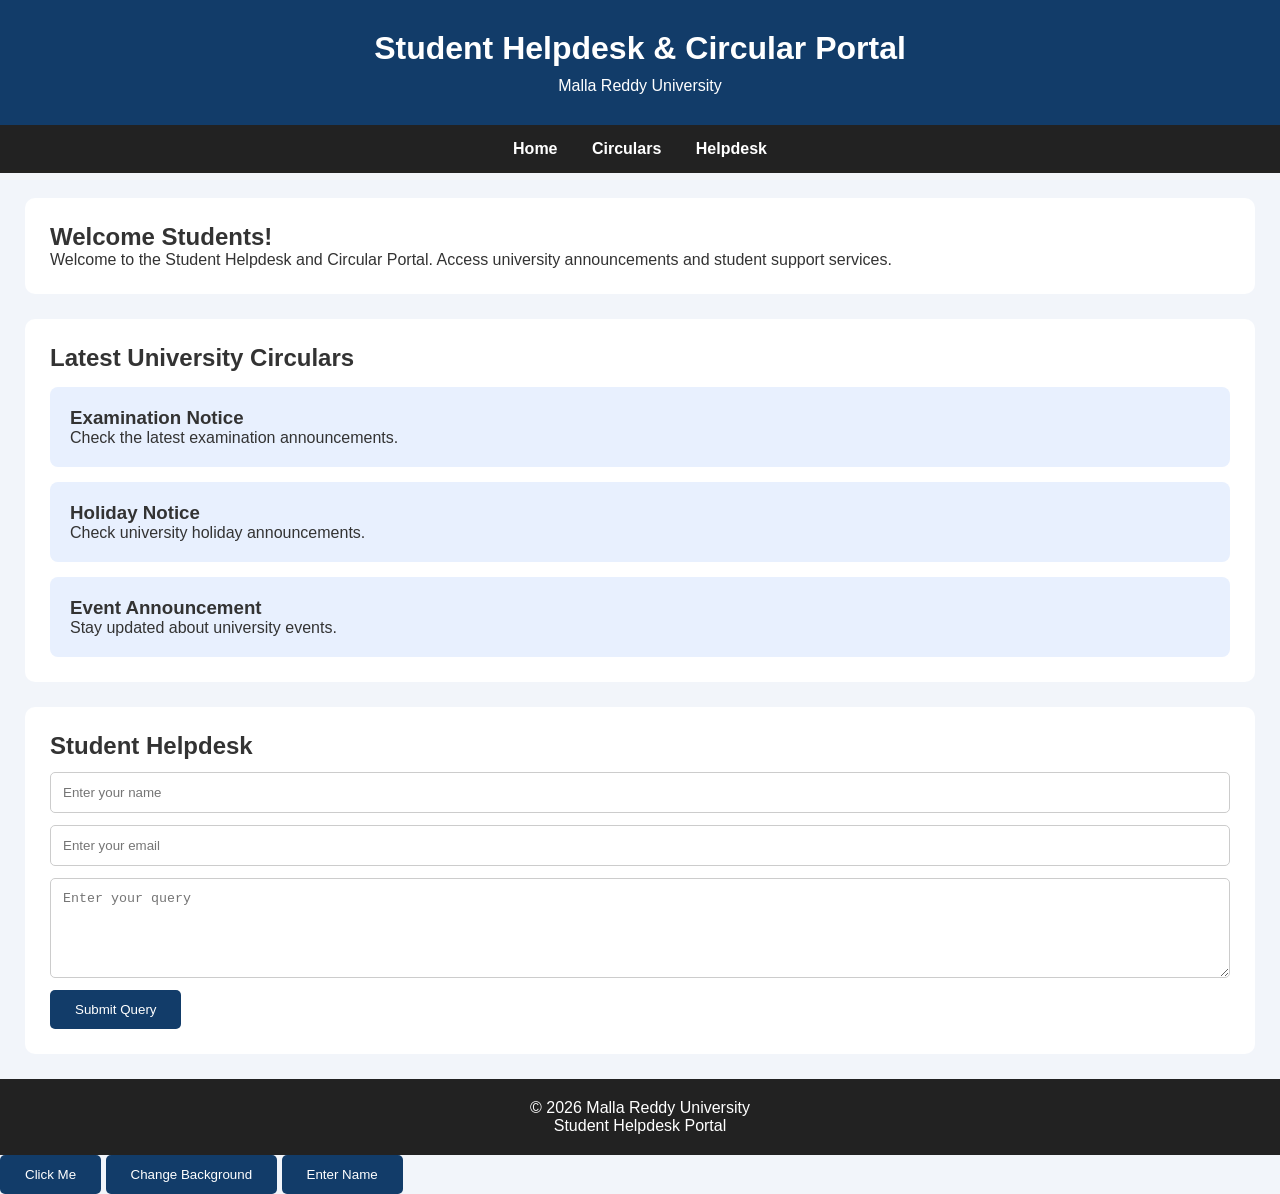
<file: INDEX.HTML>
<!DOCTYPE html>
<html lang="en">
<head>
    <meta charset="UTF-8">
    <meta name="viewport" content="width=device-width, initial-scale=1.0">
    <title>Student Helpdesk Portal</title>
    <link rel="stylesheet" href="style.css">
</head>

<body>

    <header>
        <h1>Student Helpdesk & Circular Portal</h1>
        <p>Malla Reddy University</p>
    </header>

    <nav>
        <a href="#home">Home</a>
        <a href="#circulars">Circulars</a>
        <a href="#helpdesk">Helpdesk</a>
    </nav>

    <section id="home">
        <h2>Welcome Students!</h2>
        <p>
            Welcome to the Student Helpdesk and Circular Portal.
            Access university announcements and student support services.
        </p>
    </section>

    <section id="circulars">
        <h2>Latest University Circulars</h2>

        <div class="card">
            <h3>Examination Notice</h3>
            <p>Check the latest examination announcements.</p>
        </div>

        <div class="card">
            <h3>Holiday Notice</h3>
            <p>Check university holiday announcements.</p>
        </div>

        <div class="card">
            <h3>Event Announcement</h3>
            <p>Stay updated about university events.</p>
        </div>
    </section>

    <section id="helpdesk">
        <h2>Student Helpdesk</h2>

        <form id="helpForm">
            <input type="text" id="name"
                placeholder="Enter your name" required>

            <input type="email" id="email"
                placeholder="Enter your email" required>

            <textarea id="message"
                placeholder="Enter your query" required></textarea>

            <button type="submit">Submit Query</button>
        </form>

        <p id="result"></p>
    </section>

    <footer>
        <p>© 2026 Malla Reddy University</p>
        <p>Student Helpdesk Portal</p>
    </footer>

    
      <button onclick="showMessage()">Click Me</button>

      <button onclick="changeColor()">Change Background</button>

      <button onclick="displayName()">Enter Name</button>

     <p id="output"></p>
    <link rel="stylesheet" href="style.css">
</body>
</html>
</file>
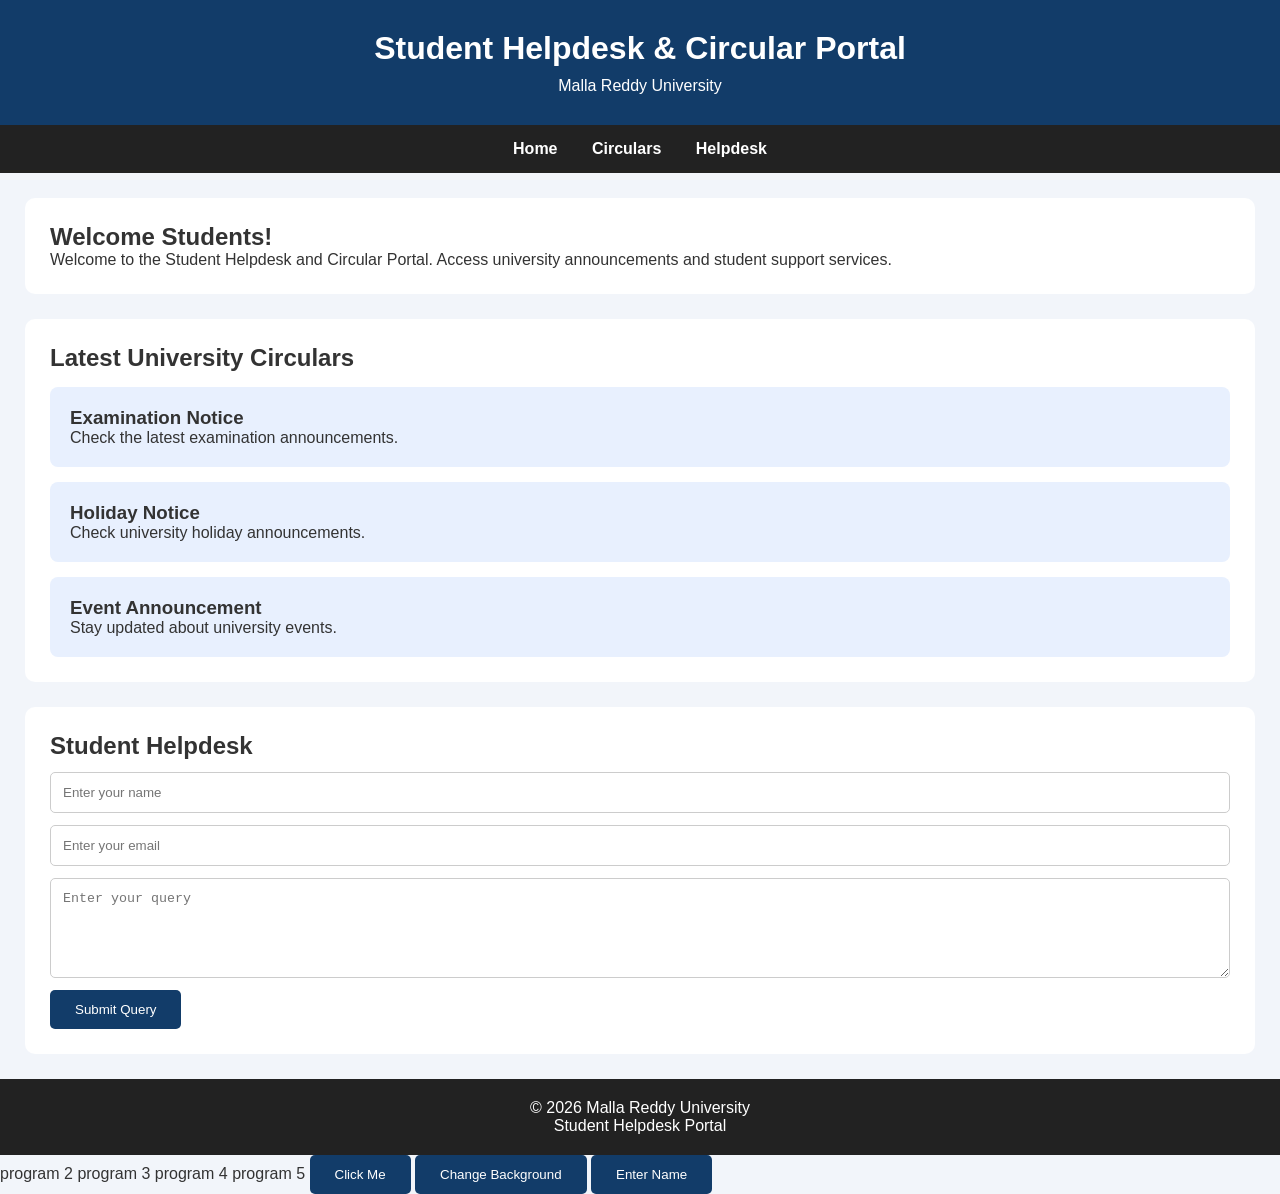
<file: index.html>
<!DOCTYPE html>
<html lang="en">
<head>
    <meta charset="UTF-8">
    <meta name="viewport" content="width=device-width, initial-scale=1.0">
    <title>Student Helpdesk Portal</title>
    <link rel="stylesheet" href="style.css">
</head>

<body>

    <header>
        <h1>Student Helpdesk & Circular Portal</h1>
        <p>Malla Reddy University</p>
    </header>

    <nav>
        <a href="#home">Home</a>
        <a href="#circulars">Circulars</a>
        <a href="#helpdesk">Helpdesk</a>
    </nav>

    <section id="home">
        <h2>Welcome Students!</h2>
        <p>
            Welcome to the Student Helpdesk and Circular Portal.
            Access university announcements and student support services.
        </p>
    </section>

    <section id="circulars">
        <h2>Latest University Circulars</h2>

        <div class="card">
            <h3>Examination Notice</h3>
            <p>Check the latest examination announcements.</p>
        </div>

        <div class="card">
            <h3>Holiday Notice</h3>
            <p>Check university holiday announcements.</p>
        </div>

        <div class="card">
            <h3>Event Announcement</h3>
            <p>Stay updated about university events.</p>
        </div>
    </section>

    <section id="helpdesk">
        <h2>Student Helpdesk</h2>

        <form id="helpForm">
            <input type="text" id="name"
                placeholder="Enter your name" required>

            <input type="email" id="email"
                placeholder="Enter your email" required>

            <textarea id="message"
                placeholder="Enter your query" required></textarea>

            <button type="submit">Submit Query</button>
        </form>

        <p id="result"></p>
    </section>

    <footer>
        <p>© 2026 Malla Reddy University</p>
        <p>Student Helpdesk Portal</p>
    </footer>

    <a herf=case study-2>program 2</a>
    <a herf=case study-3>program 3</a>
    <a herf=case study-4>program 4</a>
    <a herf=case study-5>program 5</a>
      <button onclick="showMessage()">Click Me</button>

      <button onclick="changeColor()">Change Background</button>

      <button onclick="displayName()">Enter Name</button>

     <p id="output"></p>
    <link rel="stylesheet" href="style.css">
</body>
</html>
</file>
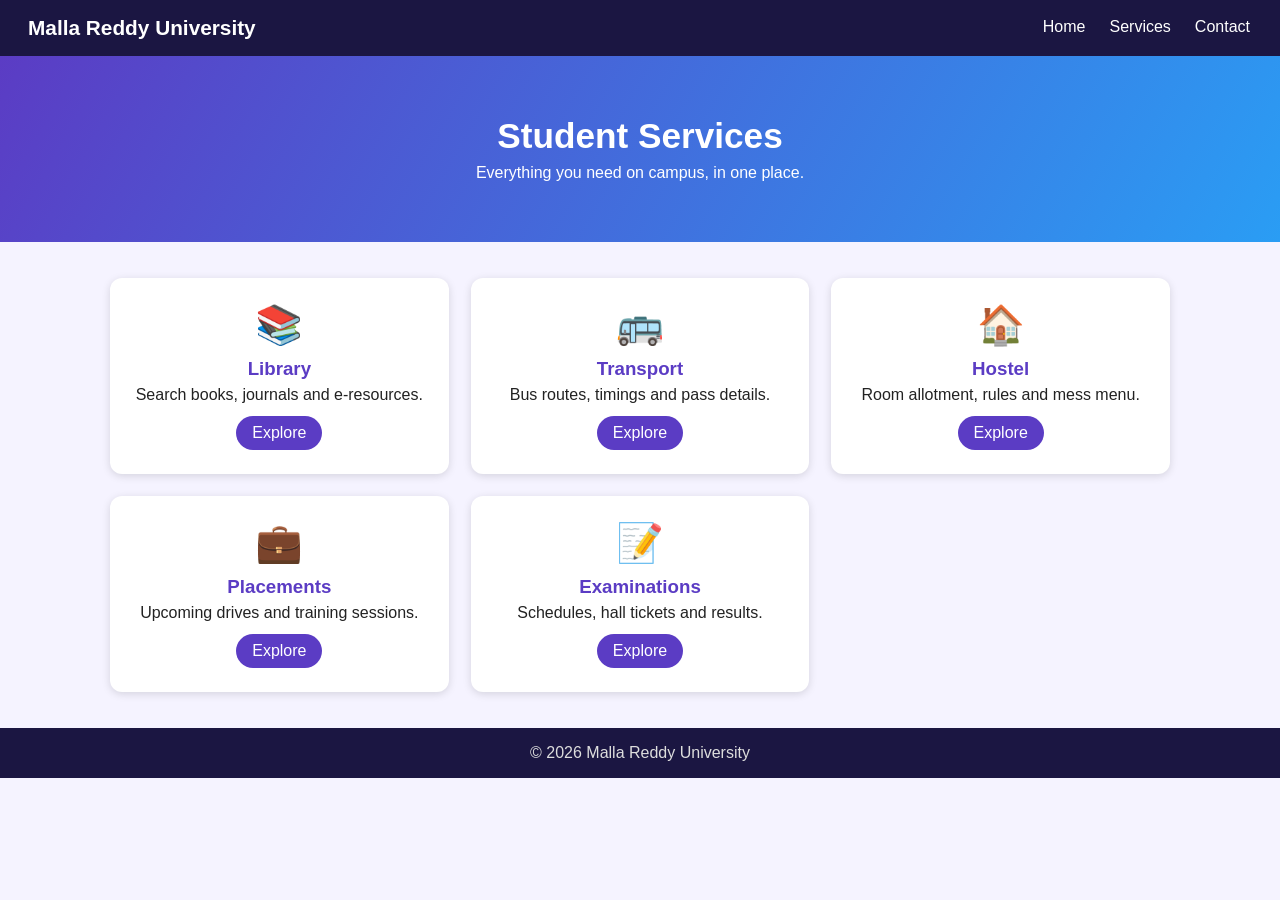
<file: case study-2.html>
<!DOCTYPE html>
<html lang="en">
<head>
  <meta charset="UTF-8">
  <meta name="viewport" content="width=device-width, initial-scale=1">
  <title>Student Services Homepage</title>
  <style>
    :root { --primary:#5b3cc4; --dark:#1b1642; --light:#f5f3ff; }
    * { box-sizing:border-box; margin:0; padding:0; }
    body { font-family:'Segoe UI', Arial, sans-serif; background:var(--light); color:#222; }
    header { display:flex; justify-content:space-between; align-items:center; flex-wrap:wrap;
             background:var(--dark); color:#fff; padding:14px 28px; }
    header h1 { font-size:1.3rem; }
    nav { display:flex; gap:20px; }
    nav a { color:#fff; text-decoration:none; padding:4px 2px; border-bottom:2px solid transparent; }
    nav a:hover, nav a:focus { border-color:#ffd166; outline:none; }
    .banner { background:linear-gradient(120deg,var(--primary),#2a9df4); color:#fff;
              text-align:center; padding:60px 20px; animation:fade 1s ease; }
    .banner h2 { font-size:2.2rem; margin-bottom:8px; }
    .grid { display:grid; grid-template-columns:repeat(3,1fr); gap:22px; max-width:1100px;
            margin:36px auto; padding:0 20px; }
    .card { background:#fff; border-radius:12px; padding:24px; text-align:center;
            box-shadow:0 2px 8px #0002; transition:transform .25s, box-shadow .25s; }
    .card:hover, .card:focus-within { transform:translateY(-6px); box-shadow:0 10px 20px #0003; }
    .icon { font-size:2.4rem; }
    .card h3 { margin:10px 0 6px; color:var(--primary); }
    .card a { display:inline-block; margin-top:12px; padding:8px 16px; border-radius:20px;
              background:var(--primary); color:#fff; text-decoration:none; }
    footer { background:var(--dark); color:#ddd; text-align:center; padding:16px; }
    @keyframes fade { from { opacity:0; transform:translateY(-10px); } to { opacity:1; } }
    @media (max-width:900px) { .grid { grid-template-columns:repeat(2,1fr); } }
    @media (max-width:560px) { .grid { grid-template-columns:1fr; } nav { gap:12px; } }
    @media (prefers-reduced-motion:reduce) { * { animation:none !important; transition:none !important; } }
  </style>
</head>
<body>
  <header>
    <h1>Malla Reddy University</h1>
    <nav><a href="#">Home</a><a href="#services">Services</a><a href="#">Contact</a></nav>
  </header>
  <section class="banner">
    <h2>Student Services</h2>
    <p>Everything you need on campus, in one place.</p>
  </section>
  <main id="services" class="grid">
    <div class="card"><div class="icon">📚</div><h3>Library</h3>
      <p>Search books, journals and e-resources.</p><a href="#">Explore</a></div>
    <div class="card"><div class="icon">🚌</div><h3>Transport</h3>
      <p>Bus routes, timings and pass details.</p><a href="#">Explore</a></div>
    <div class="card"><div class="icon">🏠</div><h3>Hostel</h3>
      <p>Room allotment, rules and mess menu.</p><a href="#">Explore</a></div>
    <div class="card"><div class="icon">💼</div><h3>Placements</h3>
      <p>Upcoming drives and training sessions.</p><a href="#">Explore</a></div>
    <div class="card"><div class="icon">📝</div><h3>Examinations</h3>
      <p>Schedules, hall tickets and results.</p><a href="#">Explore</a></div>
  </main>
  <footer>&copy; 2026 Malla Reddy University</footer>
</body>
</html>
</file>
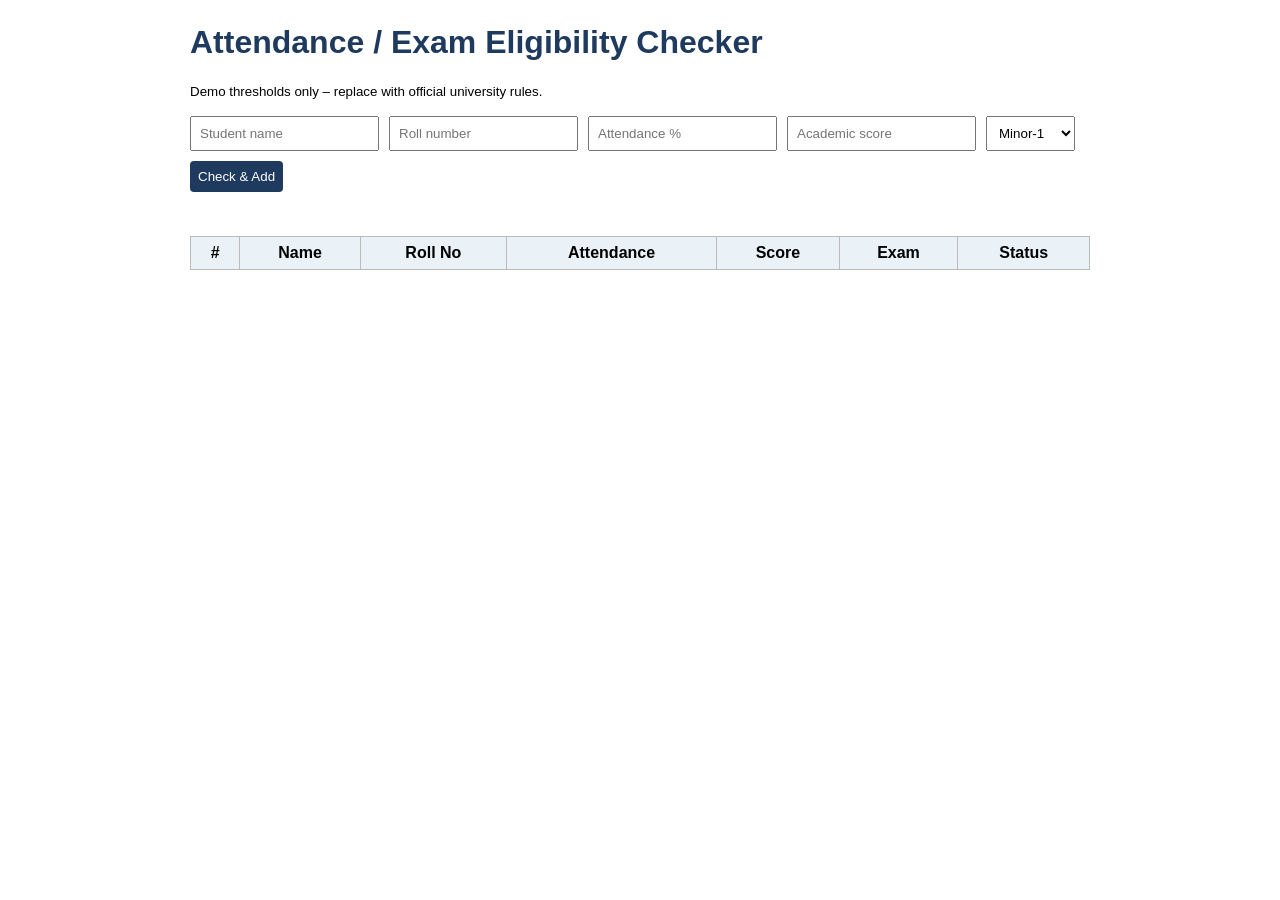
<file: case study-3.html>
<!DOCTYPE html>
<html lang="en">
<head>
  <meta charset="UTF-8">
  <title>Attendance / Exam Eligibility Checker</title>
  <style>
    body { font-family:Arial, sans-serif; max-width:900px; margin:24px auto; padding:0 16px; }
    h1 { color:#1f3a5f; }
    .row { display:flex; flex-wrap:wrap; gap:10px; margin-bottom:10px; }
    input, select, button { padding:8px; }
    button { background:#1f3a5f; color:#fff; border:0; border-radius:4px; cursor:pointer; }
    #err { color:#c0392b; min-height:1.2em; }
    table { border-collapse:collapse; width:100%; margin-top:14px; }
    th, td { border:1px solid #bbb; padding:7px; text-align:center; }
    th { background:#eaf2f8; }
    .ok { color:#1e8449; font-weight:bold; } .no { color:#c0392b; font-weight:bold; }
  </style>
</head>
<body>
  <h1>Attendance / Exam Eligibility Checker</h1>
  <p><small>Demo thresholds only – replace with official university rules.</small></p>
  <div class="row">
    <input id="name" placeholder="Student name">
    <input id="roll" placeholder="Roll number">
    <input id="att" type="number" placeholder="Attendance %">
    <input id="marks" type="number" placeholder="Academic score">
    <select id="exam"><option>Minor-1</option><option>Minor-2</option><option>Endterm</option></select>
    <button id="add">Check &amp; Add</button>
  </div>
  <div id="err"></div>
  <table>
    <thead><tr><th>#</th><th>Name</th><th>Roll No</th><th>Attendance</th><th>Score</th>
      <th>Exam</th><th>Status</th></tr></thead>
    <tbody id="out"></tbody>
  </table>
<script>
  // Demo rules (placeholders): {minAttendance, minScore} per examination
  const RULES = { "Minor-1": {att:65, score:0}, "Minor-2": {att:70, score:20}, "Endterm": {att:75, score:35} };
  const students = [];                       // array of student objects
 
  function validate(s) {
    if (!s.name || !s.roll) return "Name and roll number are required.";
    if (isNaN(s.att) || s.att < 0 || s.att > 100) return "Attendance must be between 0 and 100.";
    if (isNaN(s.score) || s.score < 0 || s.score > 100) return "Score must be between 0 and 100.";
    return "";
  }
  function check(s) {
    const r = RULES[s.exam];
    if (s.att < r.att) return "Not Eligible (attendance < " + r.att + "%)";
    if (s.score < r.score) return "Not Eligible (score < " + r.score + ")";
    return "Eligible";
  }
  function render() {
    const tbody = document.getElementById("out");
    tbody.innerHTML = "";
    for (let i = 0; i < students.length; i++) {          // loop over all records
      const s = students[i];
      const cls = s.status === "Eligible" ? "ok" : "no";
      tbody.innerHTML += `<tr><td>${i+1}</td><td>${s.name}</td><td>${s.roll}</td>
        <td>${s.att}%</td><td>${s.score}</td><td>${s.exam}</td><td class="${cls}">${s.status}</td></tr>`;
    }
  }
  document.getElementById("add").addEventListener("click", () => {
    const v = id => document.getElementById(id).value;
    const s = { name: v("name").trim(), roll: v("roll").trim(), att: parseFloat(v("att")),
                score: parseFloat(v("marks")), exam: v("exam") };
    const msg = validate(s);
    document.getElementById("err").textContent = msg;
    if (msg) return;
    s.status = check(s);
    students.push(s);
    render();
  });
</script>
</body>
</html>
</file>
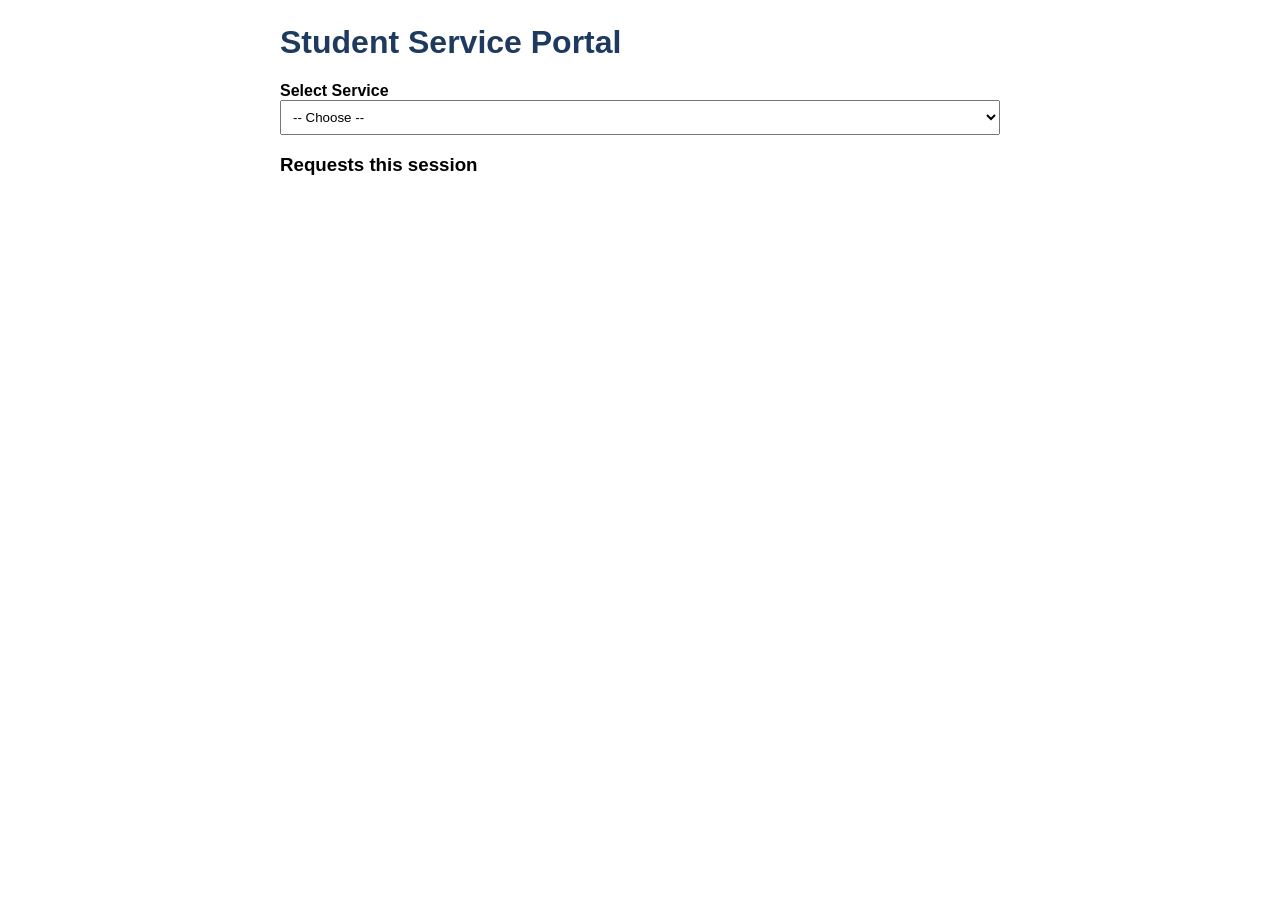
<file: case study-4.html>
<!DOCTYPE html>
<html lang="en">
<head>
  <meta charset="UTF-8">
  <title>Student Service Portal</title>
  <style>
    body { font-family:Arial, sans-serif; max-width:720px; margin:24px auto; padding:0 16px; }
    h1 { color:#1f3a5f; }
    label { display:block; margin-top:10px; font-weight:bold; }
    input, select, textarea { width:100%; padding:8px; box-sizing:border-box; }
    .hidden { display:none; }
    .error { color:#c0392b; font-size:.85rem; }
    button { margin-top:14px; padding:9px 18px; background:#1f3a5f; color:#fff; border:0; border-radius:4px; }
    #summary { margin-top:18px; padding:12px; background:#e9f7ef; border-left:5px solid #1e8449; }
    #log li { margin:4px 0; }
  </style>
</head>
<body>
  <h1>Student Service Portal</h1>
  <label for="service">Select Service</label>
  <select id="service">
    <option value="">-- Choose --</option>
    <option value="leave">Leave Request</option>
    <option value="bonafide">Bonafide Certificate</option>
    <option value="elective">Elective Course Registration</option>
  </select>
 
  <form id="form" class="hidden" novalidate>
    <label for="name">Student Name *</label><input id="name">
    <label for="roll">Roll Number *</label><input id="roll">
    <div id="leave" class="hidden">
      <label for="from">From Date *</label><input id="from" type="date">
      <label for="to">To Date *</label><input id="to" type="date">
      <label for="reason">Reason *</label><textarea id="reason" rows="2"></textarea>
    </div>
    <div id="bonafide" class="hidden">
      <label for="purpose">Purpose *</label>
      <select id="purpose"><option value="">-- Choose --</option><option>Bank Loan</option>
        <option>Passport</option><option>Scholarship</option></select>
    </div>
    <div id="elective" class="hidden">
      <label for="course">Elective Course *</label>
      <select id="course"><option value="">-- Choose --</option><option>Machine Learning</option>
        <option>Cloud Computing</option><option>Cyber Security</option></select>
    </div>
    <div id="error" class="error"></div>
    <button type="submit">Submit Request</button>
  </form>
 
  <div id="summary" class="hidden"></div>
  <h3>Requests this session</h3>
  <ul id="log"></ul>
 
<script>
  const requests = [];                                    // session storage (array)
  const $ = id => document.getElementById(id);
  const sections = ["leave", "bonafide", "elective"];
 
  $("service").addEventListener("change", function () {
    $("form").classList.toggle("hidden", !this.value);
    sections.forEach(s => $(s).classList.toggle("hidden", s !== this.value));
    $("error").textContent = ""; $("summary").classList.add("hidden");
  });
 
  function validate(type) {
    if (!$("name").value.trim() || !$("roll").value.trim()) return "Name and roll number are required.";
    if (type === "leave") {
      if (!$("from").value || !$("to").value || !$("reason").value.trim()) return "Fill all leave fields.";
      if ($("to").value < $("from").value) return "End date cannot be before start date.";
    }
    if (type === "bonafide" && !$("purpose").value) return "Select a purpose.";
    if (type === "elective" && !$("course").value) return "Select a course.";
    return "";
  }
  function buildRequest(type) {
    const r = { type, name: $("name").value.trim(), roll: $("roll").value.trim() };
    if (type === "leave") Object.assign(r, { from: $("from").value, to: $("to").value, reason: $("reason").value });
    if (type === "bonafide") r.purpose = $("purpose").value;
    if (type === "elective") r.course = $("course").value;
    return r;
  }
  $("form").addEventListener("submit", e => {
    e.preventDefault();
    const type = $("service").value, msg = validate(type);
    $("error").textContent = msg;
    if (msg) return;
    const r = buildRequest(type);
    requests.push(r);
    const li = document.createElement("li");
    li.textContent = `#${requests.length} ${r.type.toUpperCase()} – ${r.name} (${r.roll})`;
    $("log").appendChild(li);
    $("summary").innerHTML = `<b>Request submitted successfully.</b><br>Reference No: REQ-${1000 + requests.length}
      <br>Type: ${type}<br>Student: ${r.name} (${r.roll})`;
    $("summary").classList.remove("hidden");
    $("form").reset();
  });
</script>
</body>
</html>
</file>
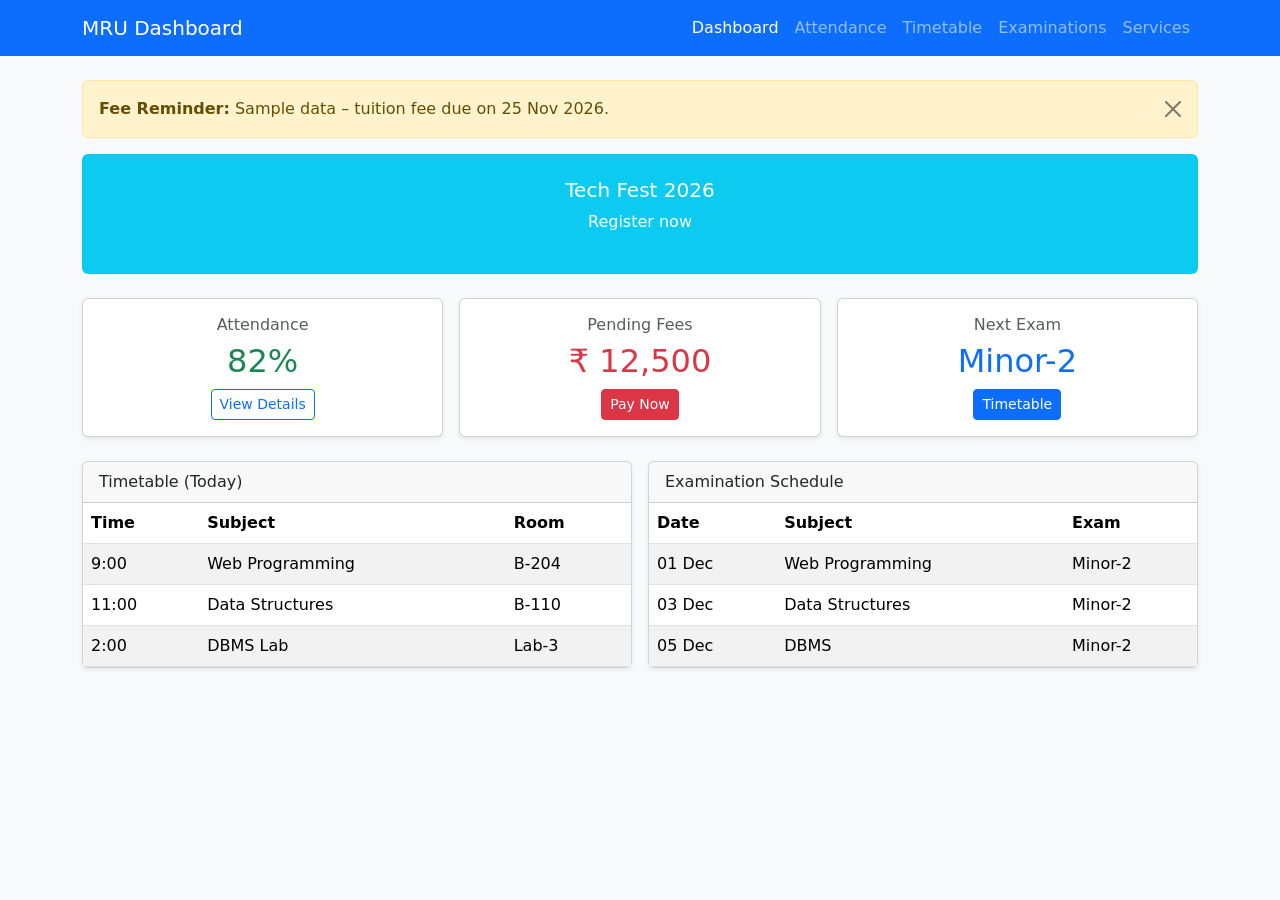
<file: case study-5.html>
<!DOCTYPE html>
<html lang="en">
<head>
  <meta charset="UTF-8">
  <meta name="viewport" content="width=device-width, initial-scale=1">
  <title>Student Dashboard</title>
  <link href="https://cdn.jsdelivr.net/npm/bootstrap@5.3.2/dist/css/bootstrap.min.css" rel="stylesheet">
</head>
<body class="bg-light">
  <nav class="navbar navbar-expand-lg navbar-dark bg-primary">
    <div class="container">
      <a class="navbar-brand" href="#">MRU Dashboard</a>
      <button class="navbar-toggler" data-bs-toggle="collapse" data-bs-target="#menu">
        <span class="navbar-toggler-icon"></span></button>
      <div class="collapse navbar-collapse" id="menu">
        <ul class="navbar-nav ms-auto">
          <li class="nav-item"><a class="nav-link active" href="#">Dashboard</a></li>
          <li class="nav-item"><a class="nav-link" href="#">Attendance</a></li>
          <li class="nav-item"><a class="nav-link" href="#">Timetable</a></li>
          <li class="nav-item"><a class="nav-link" href="#">Examinations</a></li>
          <li class="nav-item"><a class="nav-link" href="#">Services</a></li>
        </ul>
      </div>
    </div>
  </nav>
 
  <div class="container my-4">
    <div class="alert alert-warning alert-dismissible fade show">
      <strong>Fee Reminder:</strong> Sample data – tuition fee due on 25 Nov 2026.
      <button class="btn-close" data-bs-dismiss="alert"></button>
    </div>
 
    <div id="promo" class="carousel slide mb-4" data-bs-ride="carousel">
      <div class="carousel-inner text-center text-white rounded">
        <div class="carousel-item active bg-info p-4"><h5>Tech Fest 2026</h5><p>Register now</p></div>
        <div class="carousel-item bg-success p-4"><h5>Placement Drive</h5><p>Starts next week</p></div>
      </div>
    </div>
 
    <div class="row g-3 mb-4">
      <div class="col-12 col-md-4"><div class="card text-center shadow-sm"><div class="card-body">
        <h6 class="text-muted">Attendance</h6><h2 class="text-success">82%</h2>
        <button class="btn btn-outline-primary btn-sm" data-bs-toggle="modal" data-bs-target="#info">
          View Details</button></div></div></div>
      <div class="col-12 col-md-4"><div class="card text-center shadow-sm"><div class="card-body">
        <h6 class="text-muted">Pending Fees</h6><h2 class="text-danger">₹ 12,500</h2>
        <button class="btn btn-danger btn-sm">Pay Now</button></div></div></div>
      <div class="col-12 col-md-4"><div class="card text-center shadow-sm"><div class="card-body">
        <h6 class="text-muted">Next Exam</h6><h2 class="text-primary">Minor-2</h2>
        <button class="btn btn-primary btn-sm">Timetable</button></div></div></div>
    </div>
 
    <div class="row g-3">
      <div class="col-12 col-lg-6"><div class="card shadow-sm"><div class="card-header">Timetable (Today)</div>
        <div class="table-responsive"><table class="table table-striped mb-0">
          <thead><tr><th>Time</th><th>Subject</th><th>Room</th></tr></thead>
          <tbody><tr><td>9:00</td><td>Web Programming</td><td>B-204</td></tr>
            <tr><td>11:00</td><td>Data Structures</td><td>B-110</td></tr>
            <tr><td>2:00</td><td>DBMS Lab</td><td>Lab-3</td></tr></tbody></table></div></div></div>
      <div class="col-12 col-lg-6"><div class="card shadow-sm"><div class="card-header">Examination Schedule</div>
        <div class="table-responsive"><table class="table table-striped mb-0">
          <thead><tr><th>Date</th><th>Subject</th><th>Exam</th></tr></thead>
          <tbody><tr><td>01 Dec</td><td>Web Programming</td><td>Minor-2</td></tr>
            <tr><td>03 Dec</td><td>Data Structures</td><td>Minor-2</td></tr>
            <tr><td>05 Dec</td><td>DBMS</td><td>Minor-2</td></tr></tbody></table></div></div></div>
    </div>
  </div>
 
  <div class="modal fade" id="info" tabindex="-1">
    <div class="modal-dialog"><div class="modal-content">
      <div class="modal-header"><h5 class="modal-title">Attendance Details (Sample)</h5>
        <button class="btn-close" data-bs-dismiss="modal"></button></div>
      <div class="modal-body">Classes held: 100<br>Classes attended: 82<br>Status: Above 75% requirement.</div>
      <div class="modal-footer"><button class="btn btn-secondary" data-bs-dismiss="modal">Close</button></div>
    </div></div>
  </div>
 
  <script src="https://cdn.jsdelivr.net/npm/bootstrap@5.3.2/dist/js/bootstrap.bundle.min.js"></script>
</body>
</html>
</file>
<file: style.css>
* {
    margin: 0;
    padding: 0;
    box-sizing: border-box;
}

body {
    font-family: Arial, sans-serif;
    background-color: #f2f5fa;
    color: #333;
}

header {
    background-color: #123c69;
    color: white;
    text-align: center;
    padding: 30px;
}

header h1 {
    margin-bottom: 10px;
}

nav {
    background-color: #222;
    padding: 15px;
    text-align: center;
}

nav a {
    color: white;
    text-decoration: none;
    margin: 15px;
    font-weight: bold;
}

section {
    background-color: white;
    margin: 25px;
    padding: 25px;
    border-radius: 10px;
}

.card {
    background-color: #e8f0fe;
    padding: 20px;
    margin-top: 15px;
    border-radius: 8px;
}

input, textarea {
    display: block;
    width: 100%;
    padding: 12px;
    margin: 12px 0;
    border: 1px solid #ccc;
    border-radius: 5px;
}

textarea {
    min-height: 100px;
}

button {
    background-color: #123c69;
    color: white;
    padding: 12px 25px;
    border: none;
    border-radius: 5px;
    cursor: pointer;
}

button:hover {
    background-color: #205b91;
}

footer {
    background-color: #222;
    color: white;
    text-align: center;
    padding: 20px;
}
</file>
